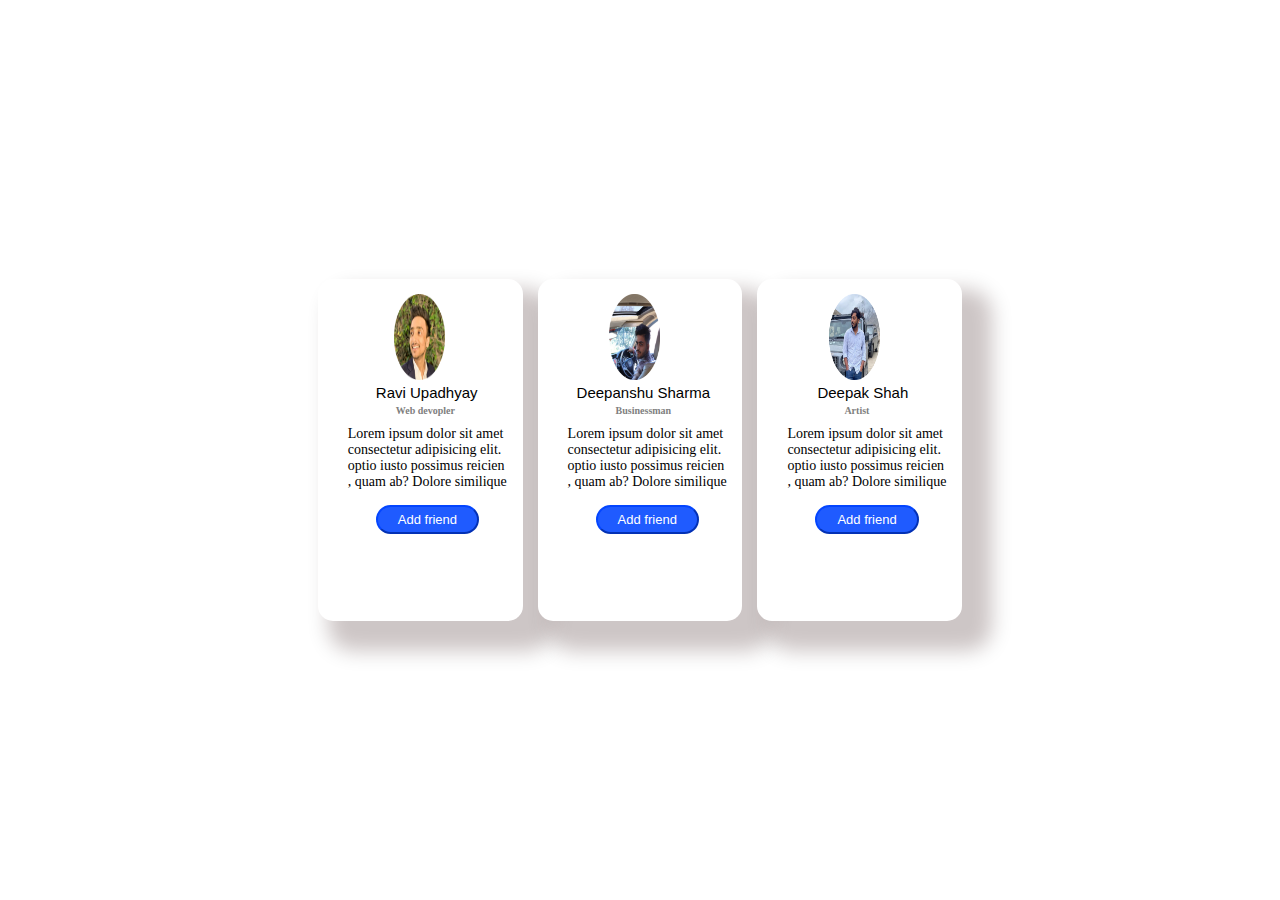
<file: box model/index.html>
<!DOCTYPE html>
<html lang="en">
<head>
    <meta charset="UTF-8">
    <meta name="viewport" content="width=device-width, initial-scale=1.0">
    <title>Display flex</title>
    <link rel="stylesheet" href="style.css">
</head>
<body>
    <div id="main"> 
        <div id="box1">
            <img src="./pankaj-modified.png" alt="">
            <h1>Ravi Upadhyay</h1>
            <h5>Web devopler</h5>
            <p>Lorem ipsum dolor sit amet consectetur adipisicing elit. 
                <br> optio iusto possimus reicien <br>, quam ab? Dolore similique </p>
            <button>Add friend</button>
        </div>
        <div id="box2">
            <img src="./deepaa-modified.png" alt="">
            <h1>Deepanshu Sharma</h1>
            <h5>Businessman</h5>
            <p>Lorem ipsum dolor sit amet consectetur adipisicing elit. 
                <br> optio iusto possimus reicien <br>, quam ab? Dolore similique  </p>
            <button>Add friend</button>
        </div>
        <div id="box3">
            <img src="./deepak-modified.png" alt="">
            <h1>Deepak Shah</h1>
            <h5>Artist</h5>
            <p>Lorem ipsum dolor sit amet consectetur adipisicing elit. 
                <br> optio iusto possimus reicien <br>, quam ab? Dolore similique </p>
            <button>Add friend</button>
        </div>  
    </div>
    
    
</body>
</html>
</file>
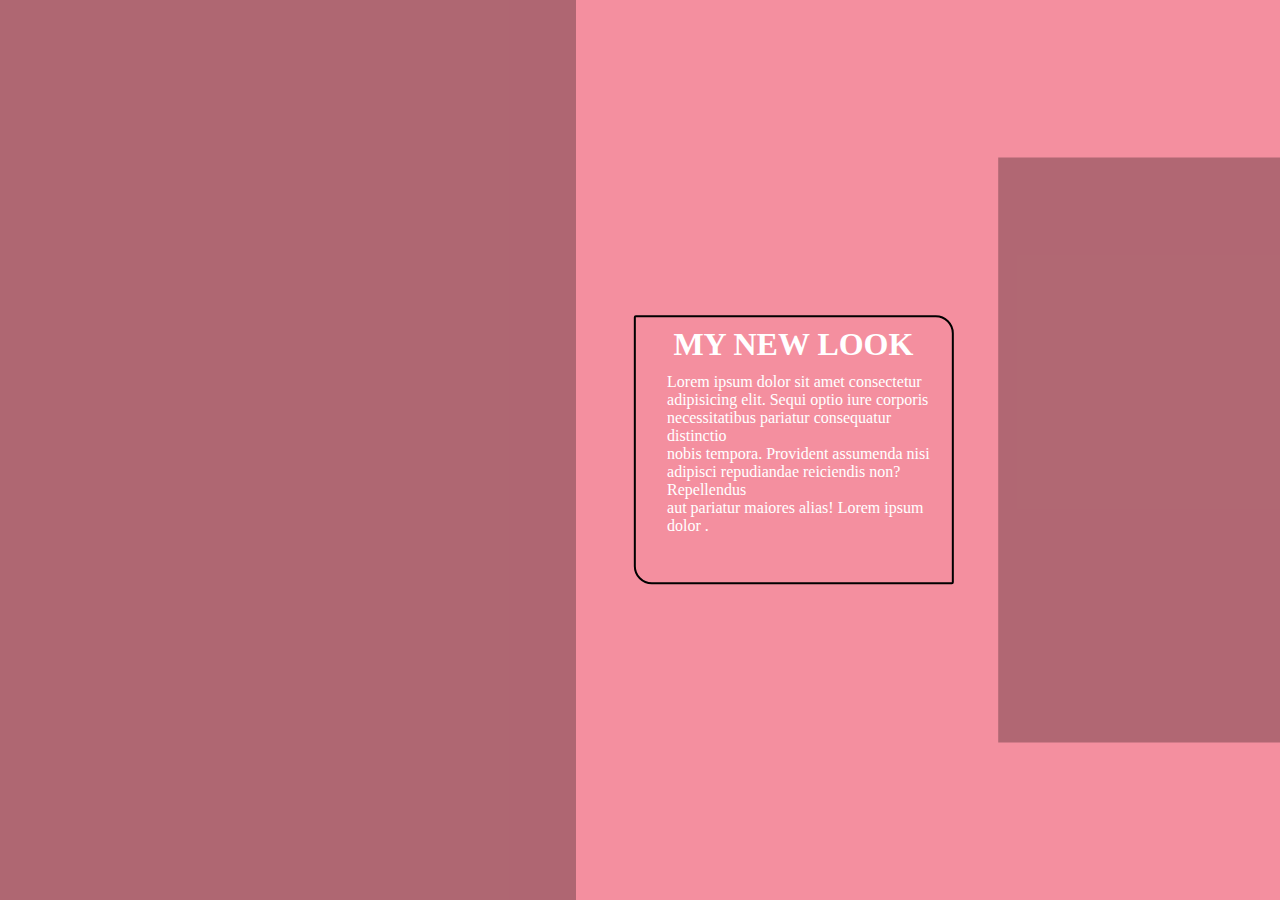
<file: assign3.html>
<!DOCTYPE html>
<html lang="en">
<head>
    <meta charset="UTF-8">
    <meta name="viewport" content="width=device-width, initial-scale=1.0">
    <title>Web page</title>
    <link rel="stylesheet" href="assign3.css">
</head>
<body>
    <div id="parent">
        <div id="left">
            <div id="logo">
            </div>
        <div id="leftparent">   
        </div>    
        </div>
        <div id="right">
            <div id="rightparent">  
            </div>
            </div>
        </div>
        <div id="text">
            <h1>
                MY NEW LOOK
            </h1>
            <p>Lorem ipsum dolor sit amet consectetur <br>adipisicing elit. Sequi optio iure corporis <br>necessitatibus pariatur consequatur distinctio <br> nobis tempora. Provident assumenda nisi <br>adipisci repudiandae reiciendis non? Repellendus <br>aut pariatur maiores alias! Lorem ipsum dolor .</p>
        </div>
    </div>
</body>
</html>
</file>
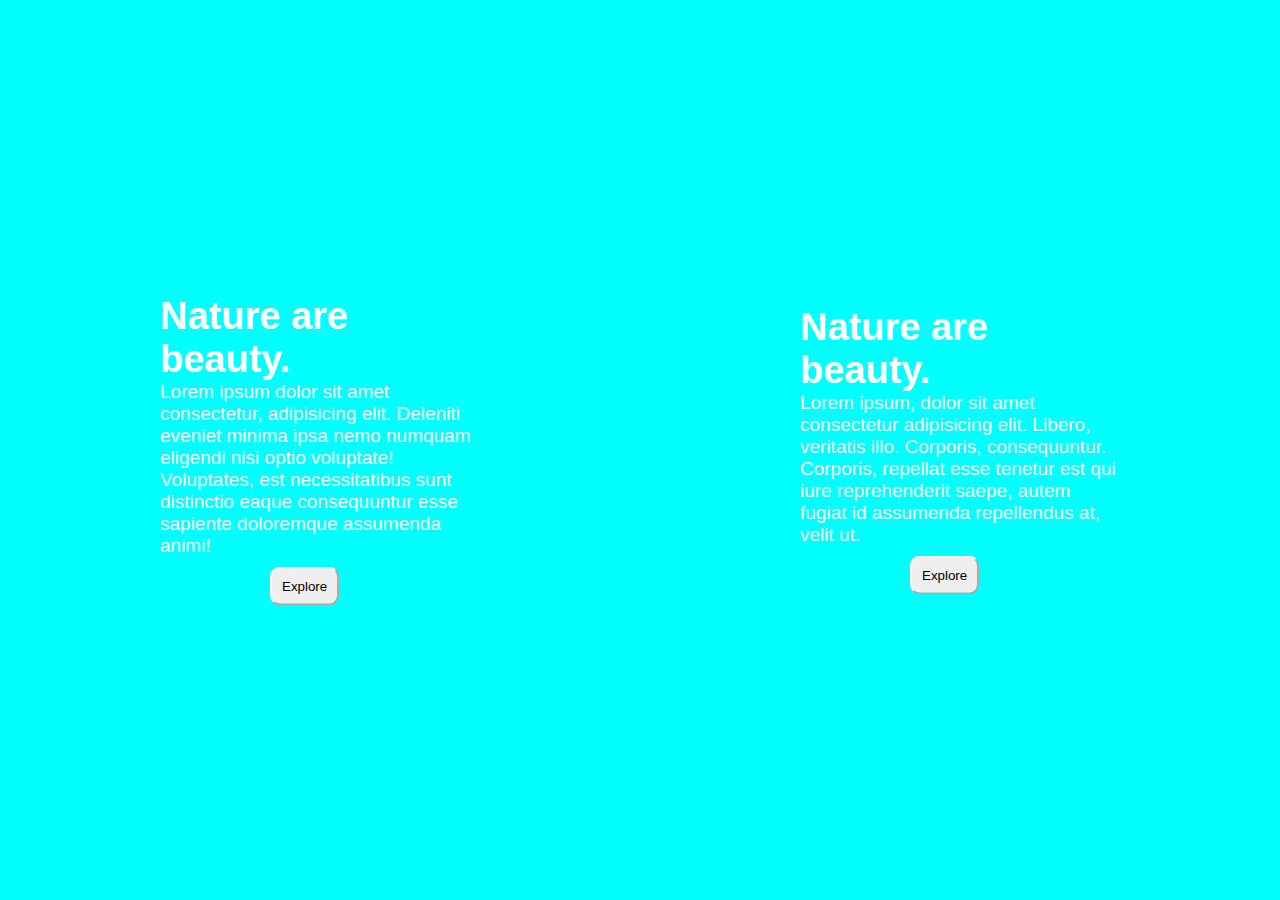
<file: assign4.html>
<!DOCTYPE html>
<html lang="en">
<head>
    <meta charset="UTF-8">
    <meta name="viewport" content="width=device-width, initial-scale=1.0">
    <title>Assignment4</title>
    <link rel="stylesheet" href="assign4.css">
</head>
<body>
    <div id="parent">
        <div id="rightside">
            <div id="righttext">
                <h1>Nature are beauty.</h1>
                <p>Lorem ipsum dolor sit amet consectetur, adipisicing elit. Deleniti eveniet minima ipsa nemo numquam eligendi nisi optio voluptate! Voluptates, est necessitatibus sunt distinctio eaque consequuntur esse sapiente doloremque assumenda animi!</p>
                <button>Explore</button>
            </div>
        </div>
        <div id="leftside">
            <div id="textleftside">
                <h1>Nature are beauty.</h1>
                <p>Lorem ipsum, dolor sit amet consectetur adipisicing elit. Libero, veritatis illo. Corporis, consequuntur. Corporis, repellat esse tenetur est qui iure reprehenderit saepe, autem fugiat id assumenda repellendus at, velit ut.</p>
                <button>Explore</button>
            </div>
        </div>
    </div>
</body>
</html>
</file>
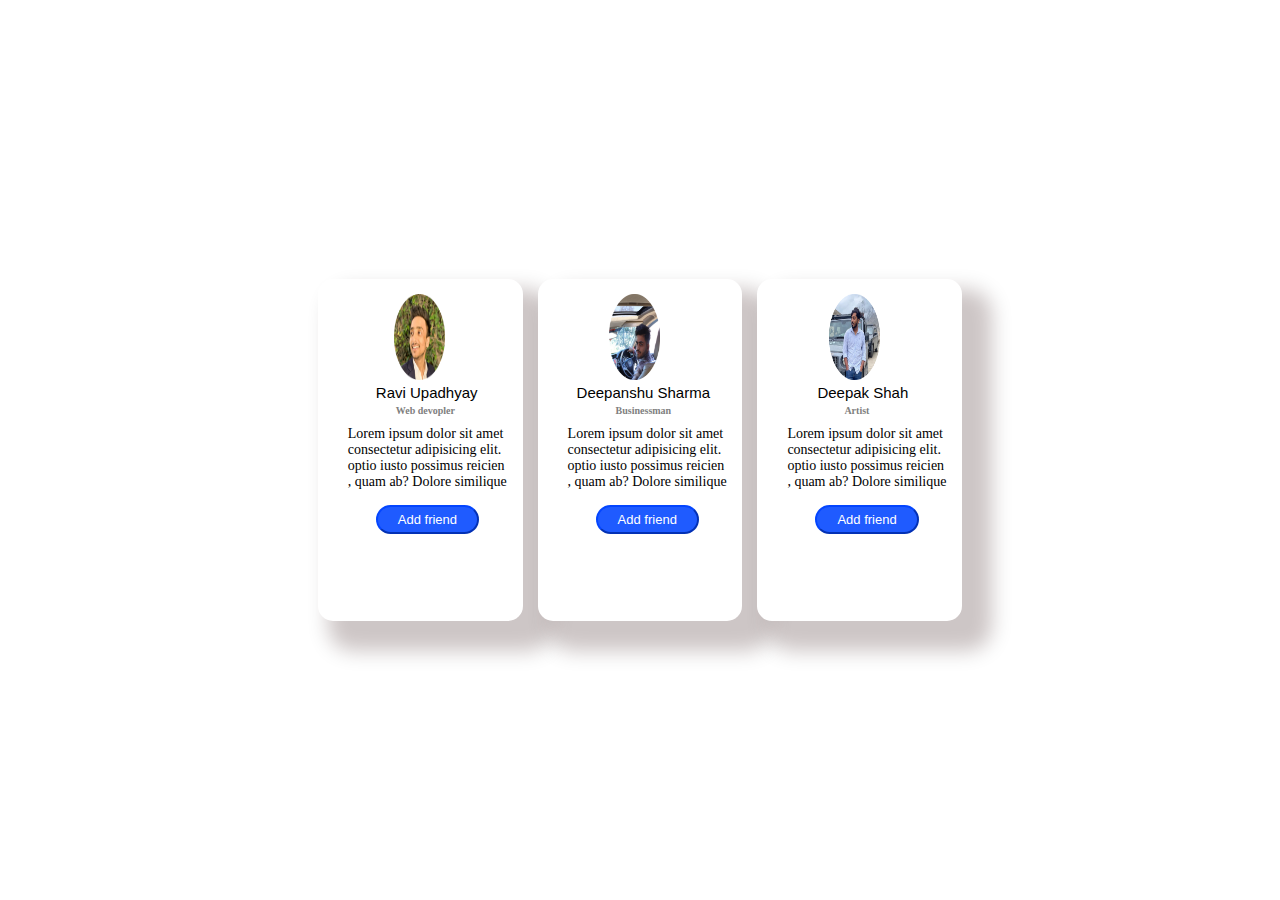
<file: assign5.html>
<!DOCTYPE html>
<html lang="en">
<head>
    <meta charset="UTF-8">
    <meta name="viewport" content="width=device-width, initial-scale=1.0">
    <title>Display flex</title>
    <link rel="stylesheet" href="assign5.css">
</head>
<body>
    <div id="main"> 
        <div id="box1">
            <img src="./pankaj-modified.png" alt="">
            <h1>Ravi Upadhyay</h1>
            <h5>Web devopler</h5>
            <p>Lorem ipsum dolor sit amet consectetur adipisicing elit. 
                <br> optio iusto possimus reicien <br>, quam ab? Dolore similique </p>
            <button>Add friend</button>
        </div>
        <div id="box2">
            <img src="./deepaa-modified.png" alt="">
            <h1>Deepanshu Sharma</h1>
            <h5>Businessman</h5>
            <p>Lorem ipsum dolor sit amet consectetur adipisicing elit. 
                <br> optio iusto possimus reicien <br>, quam ab? Dolore similique  </p>
            <button>Add friend</button>
        </div>
        <div id="box3">
            <img src="./deepak-modified.png" alt="">
            <h1>Deepak Shah</h1>
            <h5>Artist</h5>
            <p>Lorem ipsum dolor sit amet consectetur adipisicing elit. 
                <br> optio iusto possimus reicien <br>, quam ab? Dolore similique </p>
            <button>Add friend</button>
        </div>  
    </div>
    
    
</body>
</html>
</file>
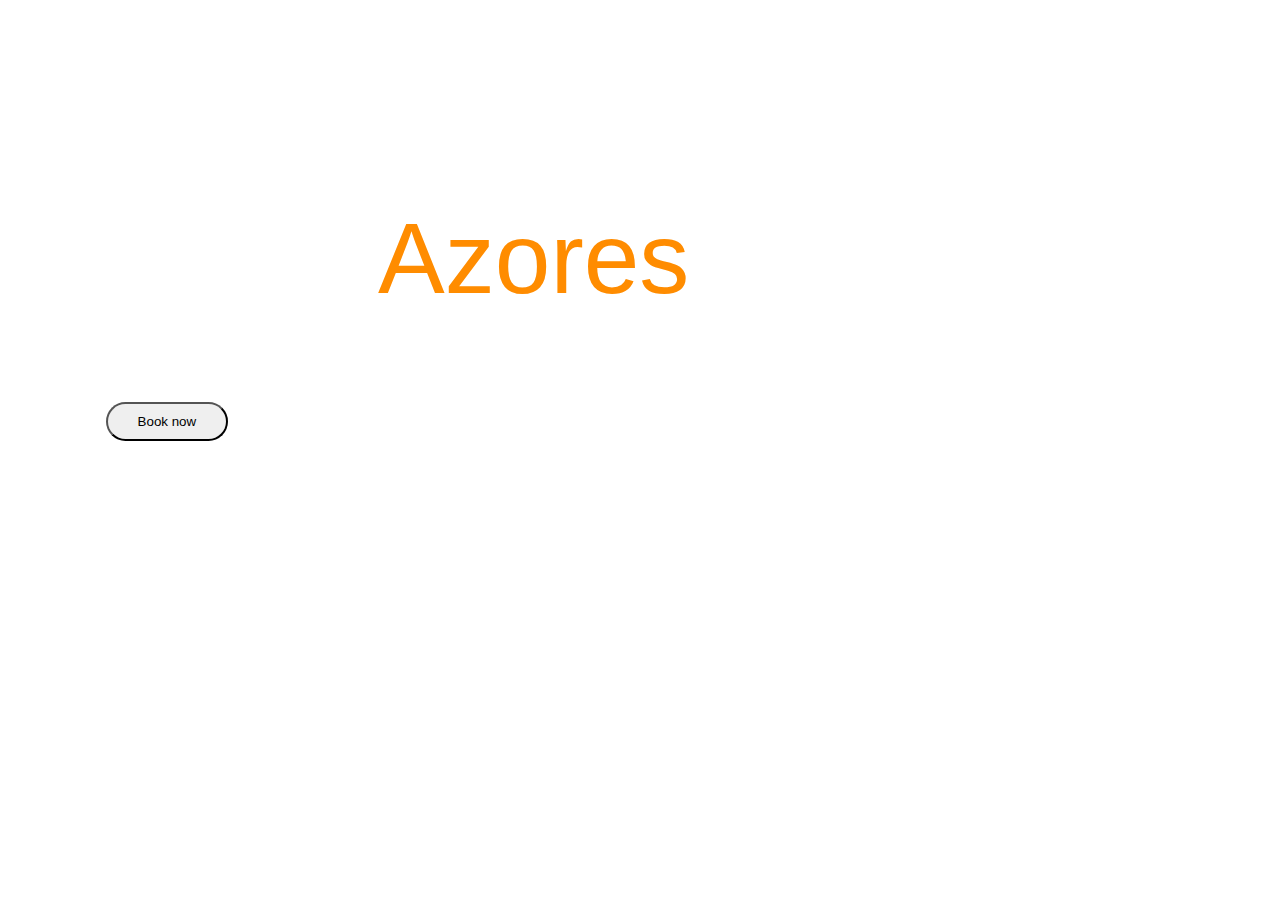
<file: assignment2.html>
<!DOCTYPE html>
<html lang="en">
<head>
    <meta charset="UTF-8">
    <meta name="viewport" content="width=device-width, initial-scale=1.0">
    <title>Assignment web page</title>
    <link rel="stylesheet" href="assignment2.css">
</head>
<body>
    <div class="main">
        <div class="content">
            <h1>
                Explore the sights <br>
                of the <span>
                    Azores
                </span>
            </h1>
            <p>
                A place where nature and adeventure unite
            </p>
            <button>
                Book now
            </button>
            
        </div>
    </div>   
</body>
</html>
</file>
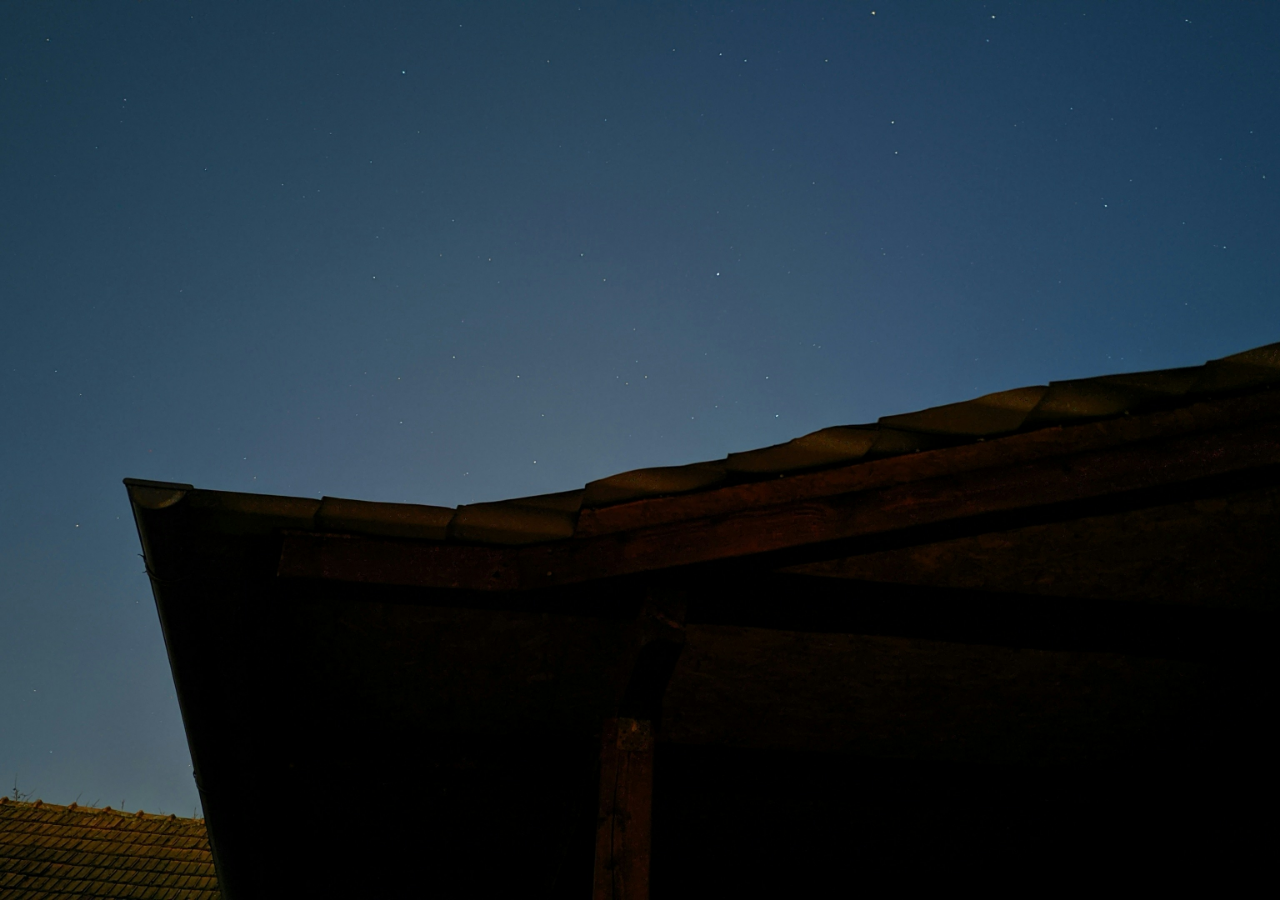
<file: index.html.html>
<!DOCTYPE html>
<html lang="en">
<head>
    <meta charset="UTF-8">
    <meta name="viewport" content="width=device-width, initial-scale=1.0">
    <title>Nature Image</title>
    <link rel="stylesheet" href="style.css">
</head>
<body>
    <div class="mainpage"></div>
</body>
</html>
</file>
<file: box model/style.css>
*{
    margin: 0;
    padding: 0;
    box-sizing: border-box;
}
html,body{
    height: 100%;
    width: 100%;
}
#main{
    height: 100%;
    width: 100%;
    background-image: url(https://images.pexels.com/photos/7130477/pexels-photo-7130477.jpeg?auto=compress&cs=tinysrgb&w=1260&h=750&dpr=1);
    background-position: center;
    background-size: cover;
     display: flex;
    align-items: center;
    justify-content: center;
    gap: 15px; 
} 
#box1{
    height: 38%;
    width: 16%;
    background-color: white;
    border-radius: 15px;
    box-shadow: 20px 20px 20px 10px rgba(36, 6, 6, 0.226); 
}
#box1 img{
    height: 25%;
    width: 25%;
    margin-left: 37%;
    margin-top: 15px;
}
#box1 h1{
    font-size: 15px;
    margin-left: 58px;
    font-weight: 500;
    font-family: sans-serif;
}
#box1 p{
    font-size: 14px;
    margin-left: 30px;
    font-weight: 80;
}
#box1 h5{
    margin-top: 4px;
    margin-bottom: 10px;
    margin-left: 78px;
    font-size: 10px;
    color: grey;
    background-color: transparent;
}
#box1 button{
    margin-top: 15px;
    margin-left: 58px;
    padding: 5px 20px;
    border-radius: 20px;
    font-size: 13px;
    text-align: center;
    color: white;
    background-color: rgba(0, 68, 255, 0.877);
    border-color: rgba(0, 68, 255, 0.877);
}
#box2{
    height: 38%;
    width: 16%;
    background-color: white;
    border-radius: 15px;
    box-shadow: 20px 20px 20px 10px rgba(36, 6, 6, 0.226);    
}
#box2 img{
    height: 25%;
    width: 25%;
    margin-left: 35%;
    margin-top: 15px;
}
#box2 h1{
    font-size: 15px;
    margin-left: 39px;
    font-weight: 500;
    font-family: sans-serif;
}
#box2 p{
    font-size: 14px;
    margin-left: 30px;
    font-weight: 80;
}
#box2 h5{
    margin-top: 4px;
    margin-bottom: 10px;
    margin-left: 78px;
    font-size: 10px;
    color: grey;
    background-color: transparent;
}
#box2 button{
    margin-top: 15px;
    margin-left: 58px;
    padding: 5px 20px;
    border-radius: 20px;
    font-size: 13px;
    text-align: center;
    color: white;
    background-color: rgba(0, 68, 255, 0.877);
    border-color: rgba(0, 68, 255, 0.877);
}
#box3{
    height: 38%;
    width: 16%;
    background-color: white;
    border-radius: 15px;
    box-shadow: 20px 20px 20px 10px rgba(36, 6, 6, 0.226); 
}
#box3 img{
    height: 25%;
    width: 25%;
    margin-left: 35%;
    margin-top: 15px;
}
#box3 h1{
    font-size: 15px;
    margin-left: 60px;
    font-weight: 500;
    font-family: sans-serif;
}
#box3 p{
    font-size: 14px;
    margin-left: 30px;
    font-weight: 80;
}
#box3 h5{
    margin-top: 4px;
    margin-bottom: 10px;
    margin-left: 87px;
    font-size: 10px;
    color: grey;
    background-color: transparent;
}#box3 button{
    margin-top: 15px;
    margin-left: 58px;
    padding: 5px 20px;
    border-radius: 20px;
    font-size: 13px;
    text-align: center;
    color: white;
    background-color: rgba(0, 68, 255, 0.877);
    border-color: rgba(0, 68, 255, 0.877);
}
</file>
<file: assign3.css>
*{
    margin: 0;
    padding: 0;
    box-sizing: border-box;
}
html,body{
    height: 100%;
    width: 100%;
}
#parent{
    height: 100%;
    width: 100%;
    background-color:#F48F9F;
}
#left{
    height: 100%;
    width: 45%;
    background-image: url(https://images.unsplash.com/photo-1576248004793-2c21b24b7bcc?ixlib=rb-4.0.3&ixid=MnwxMjA3fDB8MHxwaG90by1wYWdlfHx8fGVufDB8fHx8&auto=format&fit=crop&w=1587&q=80);
    background-size: cover;
    background-position: center;
    color: white;
}
#leftparent{
    height: 100%;
    width: 100%;
    background-color:rgba(0, 0, 0, 0.281);
}
#left h1{
    color: white;
}
#right{
    height: 65%;
    width: 22%;
    background-image: url(https://images.unsplash.com/photo-1578776704351-d900ace79a76?ixlib=rb-4.0.3&ixid=MnwxMjA3fDB8MHxwaG90by1wYWdlfHx8fGVufDB8fHx8&auto=format&fit=crop&w=1604&q=80);
    background-position: center;
    background-size: cover;
    position: absolute;
    top: 50%;
    left: 89%;
    transform: translate(-50%,-50%);
}
#rightparent{
    height:100%;
    width: 100%;
    background-color: rgba(0, 0, 0, 0.274);
}
#text{
    color: white;
    position: absolute;
    top: 50%;
    left: 62%;
    transform: translate(-50%,-50%);
    border: 2px solid black;
    border-radius: 2px 18px;
}
#text h1{
    margin-left: 12%;
    margin-top: 3%;
}
 #text p{
    margin-left: 10%;
    margin-bottom: 15%;
    margin-top: 3%;
 }
</file>
<file: assign4.css>
*{
    margin: 0;
    padding: 0;
    box-sizing: border-box;
}
html,body{
    height: 100%;
    width: 100%;
}
#parent{
    height: 100%;
    width: 100%;
    background-color: aqua;
    display: flex;
    color: white;
}
#rightside{
    height: 100%;
    width: 50%;
    background-image: url(https://images.unsplash.com/photo-1544642182-e4e85a5d9140?q=80&w=1374&auto=format&fit=crop&ixlib=rb-4.0.3&ixid=M3wxMjA3fDB8MHxwaG90by1wYWdlfHx8fGVufDB8fHx8fA%3D%3D);
    background-position: center;
    background-size: cover;
    position: relative;
}
#righttext{
    font-family: sans-serif;
    position: absolute;
    top: 50%;
    left: 50%;
    transform: translate(-50% ,-50%);
    font-size: 19px;
    
}
#righttext button{
    margin-left: 110px; 
    margin-top: 10px;
 }
 

#leftside{
    height: 100%;
    width: 50%;
    background-image: url(https://images.unsplash.com/photo-1546507318-dc206ad061c9?q=80&w=1374&auto=format&fit=crop&ixlib=rb-4.0.3&ixid=M3wxMjA3fDB8MHxwaG90by1wYWdlfHx8fGVufDB8fHx8fA%3D%3D);
    background-position: center;
    background-size: cover;
    position: relative;
}
#textleftside{
    font-family: sans-serif;
    position: absolute;
    top: 50%;
    left: 50%;
    transform: translate(-50% ,-50%);
    font-size: 19px;

}
#textleftside button{
   margin-left: 110px; 
   margin-top: 10px;
}
#parent button{
    padding: 10px;
    border-radius: 10px;
    border-color: white  ;
}
#parent button:hover{
   padding: 15px;
   background-color: transparent;
}
</file>
<file: assign5.css>
*{
    margin: 0;
    padding: 0;
    box-sizing: border-box;
}
html,body{
    height: 100%;
    width: 100%;
}
#main{
    height: 100%;
    width: 100%;
    background-image: url(https://images.pexels.com/photos/7130477/pexels-photo-7130477.jpeg?auto=compress&cs=tinysrgb&w=1260&h=750&dpr=1);
    background-position: center;
    background-size: cover;
     display: flex;
    align-items: center;
    justify-content: center;
    gap: 15px; 
} 
#box1{
    height: 38%;
    width: 16%;
    background-color: white;
    border-radius: 15px;
    box-shadow: 20px 20px 20px 10px rgba(36, 6, 6, 0.226); 
}
#box1 img{
    height: 25%;
    width: 25%;
    margin-left: 37%;
    margin-top: 15px;
}
#box1 h1{
    font-size: 15px;
    margin-left: 58px;
    font-weight: 500;
    font-family: sans-serif;
}
#box1 p{
    font-size: 14px;
    margin-left: 30px;
    font-weight: 80;
}
#box1 h5{
    margin-top: 4px;
    margin-bottom: 10px;
    margin-left: 78px;
    font-size: 10px;
    color: grey;
    background-color: transparent;
}
#box1 button{
    margin-top: 15px;
    margin-left: 58px;
    padding: 5px 20px;
    border-radius: 20px;
    font-size: 13px;
    text-align: center;
    color: white;
    background-color: rgba(0, 68, 255, 0.877);
    border-color: rgba(0, 68, 255, 0.877);
}
#box2{
    height: 38%;
    width: 16%;
    background-color: white;
    border-radius: 15px;
    box-shadow: 20px 20px 20px 10px rgba(36, 6, 6, 0.226);    
}
#box2 img{
    height: 25%;
    width: 25%;
    margin-left: 35%;
    margin-top: 15px;
}
#box2 h1{
    font-size: 15px;
    margin-left: 39px;
    font-weight: 500;
    font-family: sans-serif;
}
#box2 p{
    font-size: 14px;
    margin-left: 30px;
    font-weight: 80;
}
#box2 h5{
    margin-top: 4px;
    margin-bottom: 10px;
    margin-left: 78px;
    font-size: 10px;
    color: grey;
    background-color: transparent;
}
#box2 button{
    margin-top: 15px;
    margin-left: 58px;
    padding: 5px 20px;
    border-radius: 20px;
    font-size: 13px;
    text-align: center;
    color: white;
    background-color: rgba(0, 68, 255, 0.877);
    border-color: rgba(0, 68, 255, 0.877);
}
#box3{
    height: 38%;
    width: 16%;
    background-color: white;
    border-radius: 15px;
    box-shadow: 20px 20px 20px 10px rgba(36, 6, 6, 0.226); 
}
#box3 img{
    height: 25%;
    width: 25%;
    margin-left: 35%;
    margin-top: 15px;
}
#box3 h1{
    font-size: 15px;
    margin-left: 60px;
    font-weight: 500;
    font-family: sans-serif;
}
#box3 p{
    font-size: 14px;
    margin-left: 30px;
    font-weight: 80;
}
#box3 h5{
    margin-top: 4px;
    margin-bottom: 10px;
    margin-left: 87px;
    font-size: 10px;
    color: grey;
    background-color: transparent;
}#box3 button{
    margin-top: 15px;
    margin-left: 58px;
    padding: 5px 20px;
    border-radius: 20px;
    font-size: 13px;
    text-align: center;
    color: white;
    background-color: rgba(0, 68, 255, 0.877);
    border-color: rgba(0, 68, 255, 0.877);
}
</file>
<file: assignment2.css>
*{
    margin: 0;
    padding: 0;
    box-sizing: border-box;
}
html,body{
    height: 100%;
    width: 100%;
    padding: 0.2%;
}

.main{
    height: 100%;
    width: 100%;
    background-image: url(https://images.unsplash.com/photo-1468215804491-50dce06d81f8?q=80&w=1470&auto=format&fit=crop&ixlib=rb-4.0.3&ixid=M3wxMjA3fDB8MHxwaG90by1wYWdlfHx8fGVufDB8fHx8fA%3D%3D);
    background-size: cover;
    background-position: center;
    padding: 0.5px;
    
}
.content{
    color: white;
    margin-top: 80px;

}
.content h1 span{
    color: darkorange;
}
.content h1{
    font-size: 100px;
    font-family: sans-serif;
    font-weight: 100;
    margin-left: 100px;
}
.content p{
    margin-left: 100px;
    font-size: 22px;
    font-weight: normal;
}
.content button{
    color: black;
    border-radius: 20px;
    padding: 10px 30px;
    margin-left: 100px;
    margin-top: 60px;
}
</file>
<file: style.css>
*{
    margin: 0%;
    padding: 0%;
    font-family: sans-serif;
}

.mainpage{
width: 100%;
height: 100vh;
background-image: url(martin-caniga-IhK8p8SxahY-unsplash.jpg);
background-size: cover;
background-position: center;
background-color: rgb(red 10%, green 10%, blue 100%)
}

.navbar{
    width: 85%;
    margin: auto;
    padding: 35px 0;
    display: flex;
    align-items: center;
    justify-content: space-between;

}
.logo{
    width: 100px;
    cursor: pointer;
}

.navbar ul li{
     list-style: none;
     display: inline-block;
     margin: 0 20px;
     position: relative;

}

.navbar ul li a{
    text-decoration: none;
    color: #fff;
    text-transform: uppercase;
}
.navbar ul li::after{
    content: '';
    height: 3px;
    width: 0%;
    background: #009688;
    position: absolute;
    left: 0%;
    bottom:-50%;
    transition-delay:0.5s;
}
.navbar ul li:hover::after{
    width: 100%;
}
.content{
    width: 100%;
    position: absolute;
    top: 50%;
    transform:50%;
    text-align: center;
    color: #fff;
}
</file>
